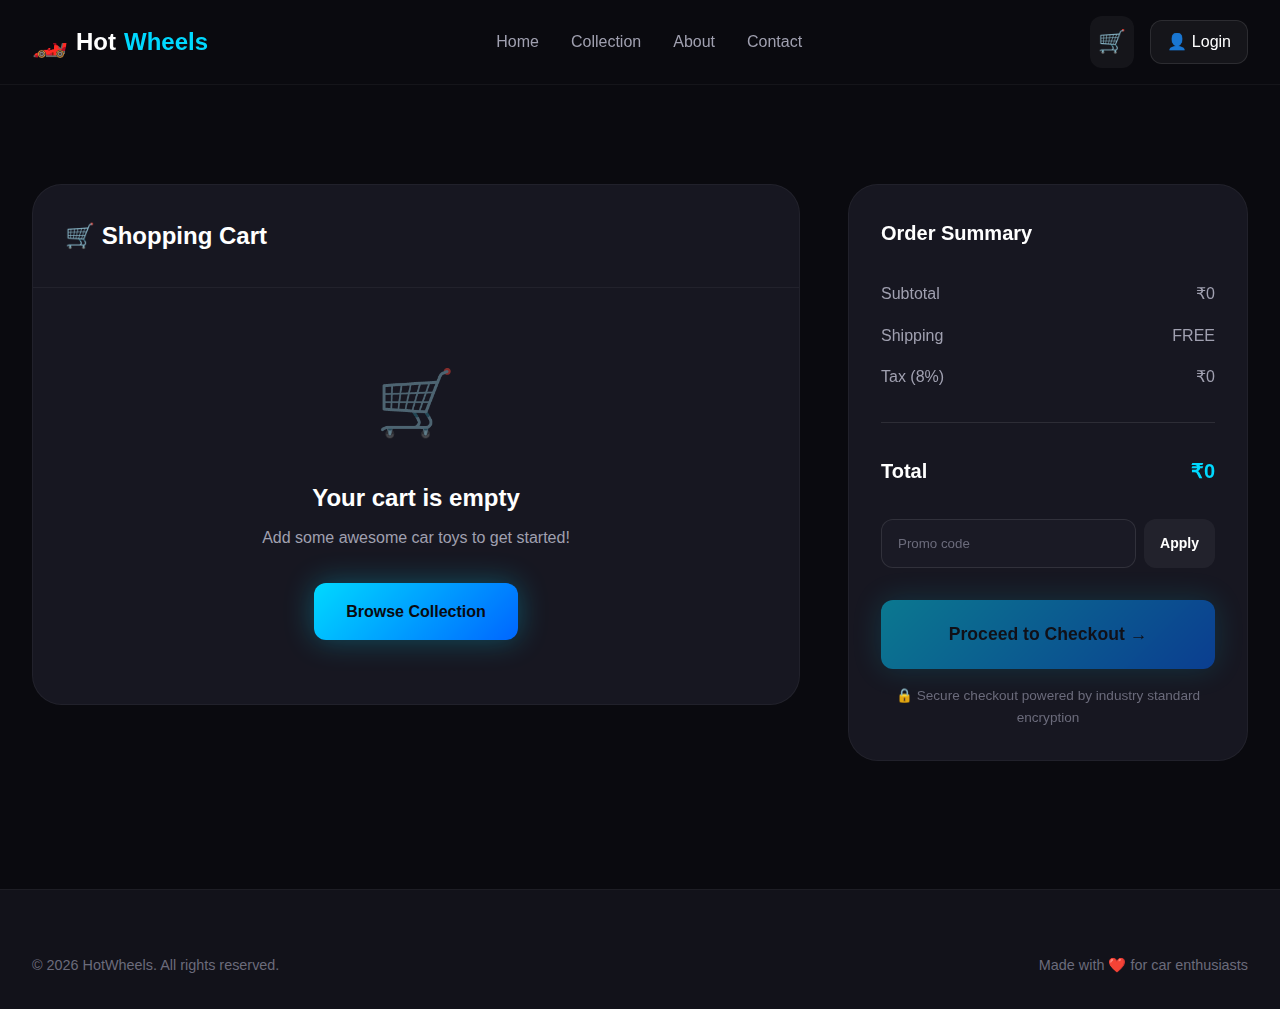
<file: cart.html>
<!DOCTYPE html>
<html lang="en">
<head>
    <meta charset="UTF-8">
    <meta name="viewport" content="width=device-width, initial-scale=1.0">
    <meta name="description" content="Your shopping cart - HotWheels">
    <title>Cart - HotWheels</title>
    <link rel="stylesheet" href="css/style.css">
</head>
<body>
<nav class="navbar">
        <div class="nav-container">
            <a href="index.html" class="nav-logo">
                <span class="logo-icon">🏎️</span>
                Hot<span>Wheels</span>
            </a>
<ul class="nav-menu">
                <li><a href="index.html" class="nav-link">Home</a></li>
                <li><a href="collection.html" class="nav-link">Collection</a></li>
                <li><a href="index.html#about" class="nav-link">About</a></li>
                <li><a href="contact.html" class="nav-link">Contact</a></li>
            </ul>
<div class="nav-actions">
                <a href="cart.html" class="nav-cart">
                    <span class="nav-cart-icon">🛒</span>
                    <span class="cart-badge">0</span>
                </a>
                <a href="login.html" class="nav-user">👤 Login</a>
            </div>
        </div>
    </nav>
<main class="section">
        <div class="container cart-container">
<div class="cart-items" id="cart-items">
                <div class="cart-header">
                    <h2>🛒 Shopping Cart</h2>
                </div>
                <div id="cart-content">
</div>
            </div>
<div class="order-summary" id="order-summary">
                <h3>Order Summary</h3>
<div class="summary-row">
                    <span>Subtotal</span>
                    <span id="summary-subtotal">$0.00</span>
                </div>
<div class="summary-row">
                    <span>Shipping</span>
                    <span id="summary-shipping">$0.00</span>
                </div>
<div class="summary-row">
                    <span>Tax (8%)</span>
                    <span id="summary-tax">$0.00</span>
                </div>
<div class="summary-row total">
                    <span>Total</span>
                    <span id="summary-total">$0.00</span>
                </div>
<div class="promo-code">
                    <input type="text" class="promo-input" placeholder="Promo code">
                    <button class="btn btn-ghost btn-sm">Apply</button>
                </div>
<button class="btn btn-primary btn-lg" style="width: 100%;" id="checkout-btn"
                    onclick="proceedToCheckout()">
                    Proceed to Checkout →
                </button>
<p style="text-align: center; margin-top: 1rem; font-size: 0.85rem; color: var(--text-muted);">
                    🔒 Secure checkout powered by industry standard encryption
                </p>
            </div>
        </div>
    </main>
<footer class="footer">
        <div class="container">
            <div class="footer-bottom" style="border-top: none; padding-top: 0;">
                <p>© 2026 HotWheels. All rights reserved.</p>
                <p>Made with ❤️ for car enthusiasts</p>
            </div>
        </div>
    </footer>
<script src="js/auth.js"></script>
    <script src="js/cart.js"></script>
    <script src="js/app.js"></script>
    <script>
function loadCart() {
            const container = document.getElementById('cart-content');
            const cartItems = getCartWithDetails();
if (cartItems.length === 0) {
                container.innerHTML = `
                    <div class="empty-state">
                        <div class="empty-icon">🛒</div>
                        <h3 class="empty-title">Your cart is empty</h3>
                        <p class="empty-text">Add some awesome car toys to get started!</p>
                        <a href="collection.html" class="btn btn-primary">
                            Browse Collection
                        </a>
                    </div>
                `;
                document.getElementById('checkout-btn').disabled = true;
                document.getElementById('checkout-btn').style.opacity = '0.5';
                updateSummary({ subtotal: 0, tax: 0, shipping: 0, total: 0 });
                return;
            }
container.innerHTML = cartItems.map(item => `
                <div class="cart-item" data-product-id="${item.productId}">
                    <div class="cart-item-image">
                        <img src="${item.product.image}" alt="${item.product.name}">
                    </div>
                    <div class="cart-item-info">
                        <h4 class="cart-item-name">${item.product.name}</h4>
                        <div class="cart-item-category">${item.product.category}</div>
                        <div class="cart-item-quantity">
                            <button class="cart-qty-btn" onclick="updateQuantity(${item.productId}, ${item.quantity - 1})">−</button>
                            <span class="cart-qty-value">${item.quantity}</span>
                            <button class="cart-qty-btn" onclick="updateQuantity(${item.productId}, ${item.quantity + 1})">+</button>
                        </div>
                    </div>
                    <div class="cart-item-price">
                        <div class="cart-item-unit-price">${formatPrice(item.product.price)} each</div>
                        <div class="cart-item-total">${formatPrice(item.product.price * item.quantity)}</div>
                        <button class="cart-item-remove" onclick="removeItem(${item.productId})">
                            Remove
                        </button>
                    </div>
                </div>
            `).join('');
document.getElementById('checkout-btn').disabled = false;
            document.getElementById('checkout-btn').style.opacity = '1';
const totals = getCartTotal();
            updateSummary(totals);
        }
function updateSummary(totals) {
            document.getElementById('summary-subtotal').textContent = formatPrice(totals.subtotal);
            document.getElementById('summary-shipping').textContent = totals.shipping === 0 ? 'FREE' : formatPrice(totals.shipping);
            document.getElementById('summary-tax').textContent = formatPrice(totals.tax);
            document.getElementById('summary-total').textContent = formatPrice(totals.total);
        }
function updateQuantity(productId, quantity) {
            updateCartQuantity(productId, quantity);
            loadCart();
        }
function removeItem(productId) {
            removeFromCart(productId);
            loadCart();
            showNotification('Item removed from cart');
        }
function proceedToCheckout() {
            const cart = getCart();
            if (cart.length === 0) {
                showNotification('Your cart is empty!');
                return;
            }
if (!isLoggedIn()) {
sessionStorage.setItem('redirectAfterLogin', 'checkout.html');
                window.location.href = 'login.html';
            } else {
                window.location.href = 'checkout.html';
            }
        }
function showNotification(message) {
            const notification = document.createElement('div');
            notification.className = 'alert alert-success';
            notification.style.cssText = 'position: fixed; bottom: 20px; right: 20px; z-index: 3000; animation: fadeInUp 0.3s ease;';
            notification.innerHTML = `✓ ${message}`;
            document.body.appendChild(notification);
setTimeout(() => {
                notification.style.animation = 'fadeInUp 0.3s ease reverse';
                setTimeout(() => notification.remove(), 300);
            }, 3000);
        }
document.addEventListener('DOMContentLoaded', () => {
            loadCart();
        });
    </script>
</body>
</html>
</file>
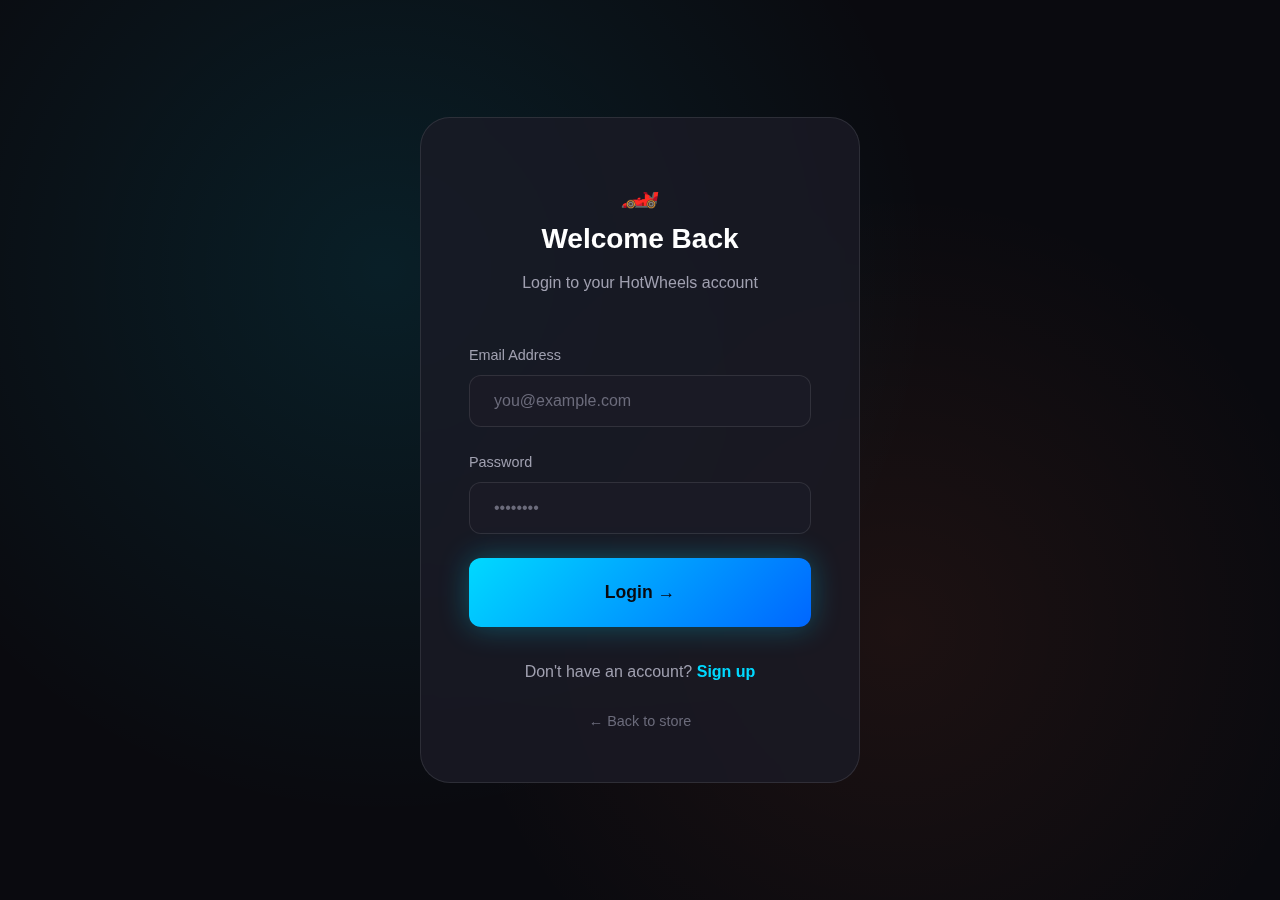
<file: checkout.html>
<!DOCTYPE html>
<html lang="en">
<head>
    <meta charset="UTF-8">
    <meta name="viewport" content="width=device-width, initial-scale=1.0">
    <meta name="description" content="Checkout - HotWheels">
    <title>Checkout - HotWheels</title>
    <link rel="stylesheet" href="css/style.css">
</head>
<body>
<nav class="navbar">
        <div class="nav-container">
            <a href="index.html" class="nav-logo">
                <span class="logo-icon">🏎️</span>
                Hot<span>Wheels</span>
            </a>
<ul class="nav-menu">
                <li><a href="index.html" class="nav-link">Home</a></li>
                <li><a href="collection.html" class="nav-link">Collection</a></li>
                <li><a href="index.html#about" class="nav-link">About</a></li>
                <li><a href="contact.html" class="nav-link">Contact</a></li>
            </ul>
<div class="nav-actions">
                <a href="cart.html" class="nav-cart">
                    <span class="nav-cart-icon">🛒</span>
                    <span class="cart-badge">0</span>
                </a>
                <a href="login.html" class="nav-user">👤 Login</a>
            </div>
        </div>
    </nav>
<main class="section">
        <div class="container checkout-container">
            <div>
<div class="checkout-form-section" id="customer-info">
                    <h3>👤 Customer Information</h3>
                    <div
                        style="display: flex; align-items: center; gap: 1rem; padding: 1rem; background: rgba(0, 217, 255, 0.1); border-radius: var(--radius-md); border: 1px solid rgba(0, 217, 255, 0.2);">
                        <div style="font-size: 2rem;">✓</div>
                        <div>
                            <div style="font-weight: 600;" id="customer-name">Loading...</div>
                            <div style="color: var(--text-secondary); font-size: 0.9rem;" id="customer-email">Loading...
                            </div>
                        </div>
                    </div>
                </div>
<div class="checkout-form-section">
                    <h3>📦 Shipping Address</h3>
                    <form id="checkout-form">
                        <div class="form-row">
                            <div class="form-group">
                                <label class="form-label" for="first-name">First Name</label>
                                <input type="text" id="first-name" class="form-input" placeholder="John" required>
                            </div>
                            <div class="form-group">
                                <label class="form-label" for="last-name">Last Name</label>
                                <input type="text" id="last-name" class="form-input" placeholder="Doe" required>
                            </div>
                        </div>
<div class="form-group" style="margin-top: 1rem;">
                            <label class="form-label" for="address">Street Address</label>
                            <input type="text" id="address" class="form-input" placeholder="123 Main Street" required>
                        </div>
<div class="form-row" style="margin-top: 1rem;">
                            <div class="form-group">
                                <label class="form-label" for="city">City</label>
                                <input type="text" id="city" class="form-input" placeholder="New York" required>
                            </div>
                            <div class="form-group">
                                <label class="form-label" for="zip">ZIP Code</label>
                                <input type="text" id="zip" class="form-input" placeholder="10001" required>
                            </div>
                        </div>
<div class="form-group" style="margin-top: 1rem;">
                            <label class="form-label" for="phone">Phone Number</label>
                            <input type="tel" id="phone" class="form-input" placeholder="+1 (555) 123-4567" required>
                        </div>
                    </form>
                </div>
<div class="checkout-form-section">
                    <h3>💳 Payment Method</h3>
                    <div style="display: grid; gap: 1rem;">
                        <label
                            style="display: flex; align-items: center; gap: 1rem; padding: 1rem; background: var(--bg-tertiary); border-radius: var(--radius-md); cursor: pointer; border: 2px solid var(--color-primary);">
                            <input type="radio" name="payment" value="card" checked style="width: 20px; height: 20px;">
                            <span style="font-size: 1.5rem;">💳</span>
                            <span>Credit / Debit Card</span>
                        </label>
                        <label
                            style="display: flex; align-items: center; gap: 1rem; padding: 1rem; background: var(--bg-tertiary); border-radius: var(--radius-md); cursor: pointer; border: 2px solid transparent;">
                            <input type="radio" name="payment" value="paypal" style="width: 20px; height: 20px;">
                            <span style="font-size: 1.5rem;">🅿️</span>
                            <span>PayPal</span>
                        </label>
                        <label
                            style="display: flex; align-items: center; gap: 1rem; padding: 1rem; background: var(--bg-tertiary); border-radius: var(--radius-md); cursor: pointer; border: 2px solid transparent;">
                            <input type="radio" name="payment" value="cod" style="width: 20px; height: 20px;">
                            <span style="font-size: 1.5rem;">💵</span>
                            <span>Cash on Delivery</span>
                        </label>
                    </div>
                </div>
            </div>
<div class="order-summary">
                <h3>Order Summary</h3>
<div id="checkout-items" style="margin-bottom: 1.5rem; max-height: 300px; overflow-y: auto;">
</div>
<div style="border-top: 1px solid rgba(255,255,255,0.1); padding-top: 1rem;">
                    <div class="summary-row">
                        <span>Subtotal</span>
                        <span id="summary-subtotal">$0.00</span>
                    </div>
<div class="summary-row">
                        <span>Shipping</span>
                        <span id="summary-shipping">$0.00</span>
                    </div>
<div class="summary-row">
                        <span>Tax (8%)</span>
                        <span id="summary-tax">$0.00</span>
                    </div>
<div class="summary-row total">
                        <span>Total</span>
                        <span id="summary-total">$0.00</span>
                    </div>
                </div>
<button class="btn btn-accent btn-lg" style="width: 100%; margin-top: 1.5rem;" onclick="placeOrder()">
                    🎉 Place Order
                </button>
<p style="text-align: center; margin-top: 1rem; font-size: 0.85rem; color: var(--text-muted);">
                    🔒 Your payment information is secure
                </p>
            </div>
        </div>
    </main>
<div class="modal-overlay" id="success-modal">
        <div class="modal" style="text-align: center;">
            <div style="font-size: 4rem; margin-bottom: 1rem;">🎉</div>
            <h2 style="margin-bottom: 0.5rem;">Order Placed Successfully!</h2>
            <p style="color: var(--text-secondary); margin-bottom: 1.5rem;">
                Thank you for your order. We'll send you a confirmation email shortly.
            </p>
            <div
                style="background: var(--bg-tertiary); padding: 1rem; border-radius: var(--radius-md); margin-bottom: 1.5rem;">
                <div style="font-size: 0.9rem; color: var(--text-muted);">Order Number</div>
                <div style="font-size: 1.25rem; font-weight: 700; color: var(--color-primary);" id="order-number">
                    CT-XXXXXX</div>
            </div>
            <a href="index.html" class="btn btn-primary btn-lg" style="width: 100%;">
                Continue Shopping
            </a>
        </div>
    </div>
<script src="js/auth.js"></script>
    <script src="js/cart.js"></script>
    <script src="js/app.js"></script>
    <script>
document.addEventListener('DOMContentLoaded', () => {
            if (!isLoggedIn()) {
                sessionStorage.setItem('redirectAfterLogin', 'checkout.html');
                window.location.href = 'login.html';
                return;
            }
const user = getCurrentUser();
            document.getElementById('customer-name').textContent = user.name;
            document.getElementById('customer-email').textContent = user.email;
const nameParts = user.name.split(' ');
            document.getElementById('first-name').value = nameParts[0] || '';
            document.getElementById('last-name').value = nameParts.slice(1).join(' ') || '';
loadCheckoutItems();
        });
function loadCheckoutItems() {
            const container = document.getElementById('checkout-items');
            const cartItems = getCartWithDetails();
if (cartItems.length === 0) {
                window.location.href = 'cart.html';
                return;
            }
container.innerHTML = cartItems.map(item => `
                <div style="display: flex; gap: 1rem; padding: 0.75rem 0; border-bottom: 1px solid rgba(255,255,255,0.05);">
                    <img src="${item.product.image}" alt="${item.product.name}" style="width: 50px; height: 50px; object-fit: cover; border-radius: var(--radius-sm);">
                    <div style="flex: 1;">
                        <div style="font-size: 0.9rem; font-weight: 500;">${item.product.name}</div>
                        <div style="font-size: 0.8rem; color: var(--text-muted);">Qty: ${item.quantity}</div>
                    </div>
                    <div style="font-weight: 600; color: var(--color-primary);">
                        ${formatPrice(item.product.price * item.quantity)}
                    </div>
                </div>
            `).join('');
const totals = getCartTotal();
            document.getElementById('summary-subtotal').textContent = formatPrice(totals.subtotal);
            document.getElementById('summary-shipping').textContent = totals.shipping === 0 ? 'FREE' : formatPrice(totals.shipping);
            document.getElementById('summary-tax').textContent = formatPrice(totals.tax);
            document.getElementById('summary-total').textContent = formatPrice(totals.total);
        }
function placeOrder() {
const form = document.getElementById('checkout-form');
            if (!form.checkValidity()) {
                form.reportValidity();
                return;
            }
const orderNumber = 'CT-' + Date.now().toString().slice(-6);
            document.getElementById('order-number').textContent = orderNumber;
clearCart();
document.getElementById('success-modal').classList.add('active');
        }
document.querySelectorAll('input[name="payment"]').forEach(radio => {
            radio.addEventListener('change', () => {
                document.querySelectorAll('input[name="payment"]').forEach(r => {
                    r.closest('label').style.borderColor = r.checked ? 'var(--color-primary)' : 'transparent';
                });
            });
        });
    </script>
</body>
</html>
</file>
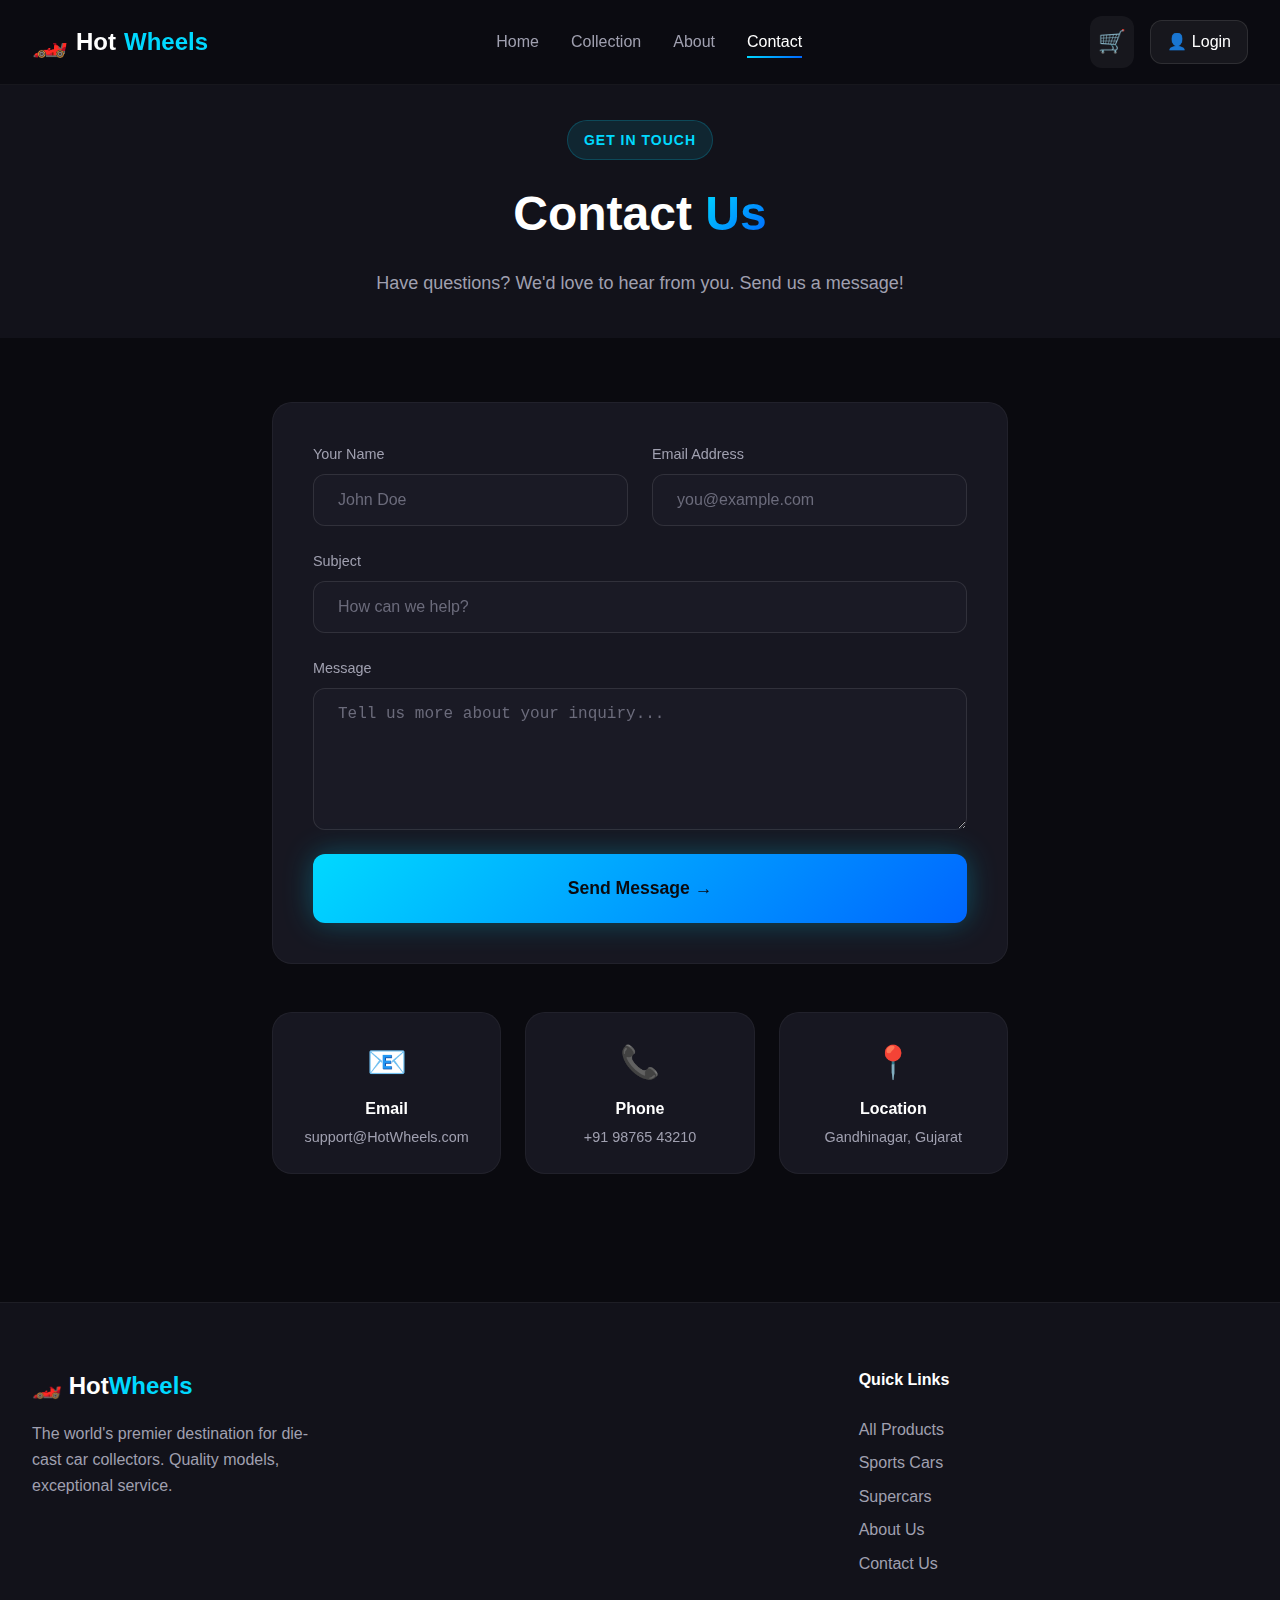
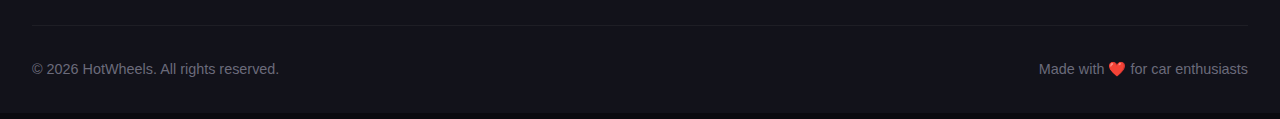
<file: contact.html>
<!DOCTYPE html>
<html lang="en">
<head>
    <meta charset="UTF-8">
    <meta name="viewport" content="width=device-width, initial-scale=1.0">
    <meta name="description" content="Contact HotWheels - Get in touch with us">
    <title>Contact Us - HotWheels</title>
    <link rel="stylesheet" href="css/style.css">
</head>
<body>
<nav class="navbar">
        <div class="nav-container">
            <a href="index.html" class="nav-logo">
                <span class="logo-icon">🏎️</span>
                Hot<span>Wheels</span>
            </a>
<ul class="nav-menu">
                <li><a href="index.html" class="nav-link">Home</a></li>
                <li><a href="collection.html" class="nav-link">Collection</a></li>
                <li><a href="index.html#about" class="nav-link">About</a></li>
                <li><a href="contact.html" class="nav-link active">Contact</a></li>
            </ul>
<div class="nav-actions">
                <a href="cart.html" class="nav-cart">
                    <span class="nav-cart-icon">🛒</span>
                    <span class="cart-badge">0</span>
                </a>
                <a href="login.html" class="nav-user">👤 Login</a>
            </div>
        </div>
    </nav>
<section style="padding-top: 120px; padding-bottom: 40px; background: var(--bg-secondary);">
        <div class="container">
            <div class="section-header" style="margin-bottom: 0;">
                <span class="section-tag">Get In Touch</span>
                <h1 class="section-title">Contact <span class="text-gradient">Us</span></h1>
                <p class="section-subtitle">
                    Have questions? We'd love to hear from you. Send us a message!
                </p>
            </div>
        </div>
    </section>
<section class="section">
        <div class="container" style="max-width: 800px;">
            <div class="card" style="padding: 2.5rem;">
                <div id="alert-container"></div>
<form id="contact-form" onsubmit="handleSubmit(event)">
                    <div class="form-row">
                        <div class="form-group">
                            <label class="form-label" for="name">Your Name</label>
                            <input type="text" id="name" class="form-input" placeholder="John Doe" required>
                        </div>
                        <div class="form-group">
                            <label class="form-label" for="email">Email Address</label>
                            <input type="email" id="email" class="form-input" placeholder="you@example.com" required>
                        </div>
                    </div>
<div class="form-group" style="margin-top: 1.5rem;">
                        <label class="form-label" for="subject">Subject</label>
                        <input type="text" id="subject" class="form-input" placeholder="How can we help?" required>
                    </div>
<div class="form-group" style="margin-top: 1.5rem;">
                        <label class="form-label" for="message">Message</label>
                        <textarea id="message" class="form-input" placeholder="Tell us more about your inquiry..."
                            rows="6" style="resize: vertical;" required></textarea>
                    </div>
<button type="submit" class="btn btn-primary btn-lg" style="width: 100%; margin-top: 1.5rem;">
                        Send Message →
                    </button>
                </form>
            </div>
<div
                style="display: grid; grid-template-columns: repeat(auto-fit, minmax(200px, 1fr)); gap: 1.5rem; margin-top: 3rem;">
                <div class="card" style="padding: 1.5rem; text-align: center;">
                    <div style="font-size: 2rem; margin-bottom: 0.5rem;">📧</div>
                    <h4 style="margin-bottom: 0.25rem;">Email</h4>
                    <p style="color: var(--text-secondary); font-size: 0.9rem;">support@HotWheels.com</p>
                </div>
                <div class="card" style="padding: 1.5rem; text-align: center;">
                    <div style="font-size: 2rem; margin-bottom: 0.5rem;">📞</div>
                    <h4 style="margin-bottom: 0.25rem;">Phone</h4>
                    <p style="color: var(--text-secondary); font-size: 0.9rem;">+91 98765 43210</p>
                </div>
                <div class="card" style="padding: 1.5rem; text-align: center;">
                    <div style="font-size: 2rem; margin-bottom: 0.5rem;">📍</div>
                    <h4 style="margin-bottom: 0.25rem;">Location</h4>
                    <p style="color: var(--text-secondary); font-size: 0.9rem;">Gandhinagar, Gujarat</p>
                </div>
            </div>
        </div>
    </section>
<footer class="footer">
        <div class="container">
            <div class="footer-grid" style="grid-template-columns: 2fr 1fr;">
                <div class="footer-brand">
                    <div class="footer-logo">🏎️ Hot<span>Wheels</span></div>
                    <p class="footer-desc">
                        The world's premier destination for die-cast car collectors. Quality models, exceptional
                        service.
                    </p>
                </div>
<div>
                    <h4 class="footer-title">Quick Links</h4>
                    <ul class="footer-links">
                        <li><a href="collection.html" class="footer-link">All Products</a></li>
                        <li><a href="collection.html?filter=Sports Cars" class="footer-link">Sports Cars</a></li>
                        <li><a href="collection.html?filter=Supercars" class="footer-link">Supercars</a></li>
                        <li><a href="index.html#about" class="footer-link">About Us</a></li>
                        <li><a href="contact.html" class="footer-link">Contact Us</a></li>
                    </ul>
                </div>
            </div>
<div class="footer-bottom">
                <p>© 2026 HotWheels. All rights reserved.</p>
                <p>Made with ❤️ for car enthusiasts</p>
            </div>
        </div>
    </footer>
<script src="js/auth.js"></script>
    <script src="js/cart.js"></script>
    <script src="js/app.js"></script>
    <script>
        function handleSubmit(e) {
            e.preventDefault();
document.getElementById('alert-container').innerHTML = `
                <div class="alert alert-success">
                    ✓ Thank you for your message! We'll get back to you within 24 hours.
                </div>
            `;
document.getElementById('contact-form').reset();
window.scrollTo({ top: 300, behavior: 'smooth' });
        }
    </script>
</body>
</html>
</file>
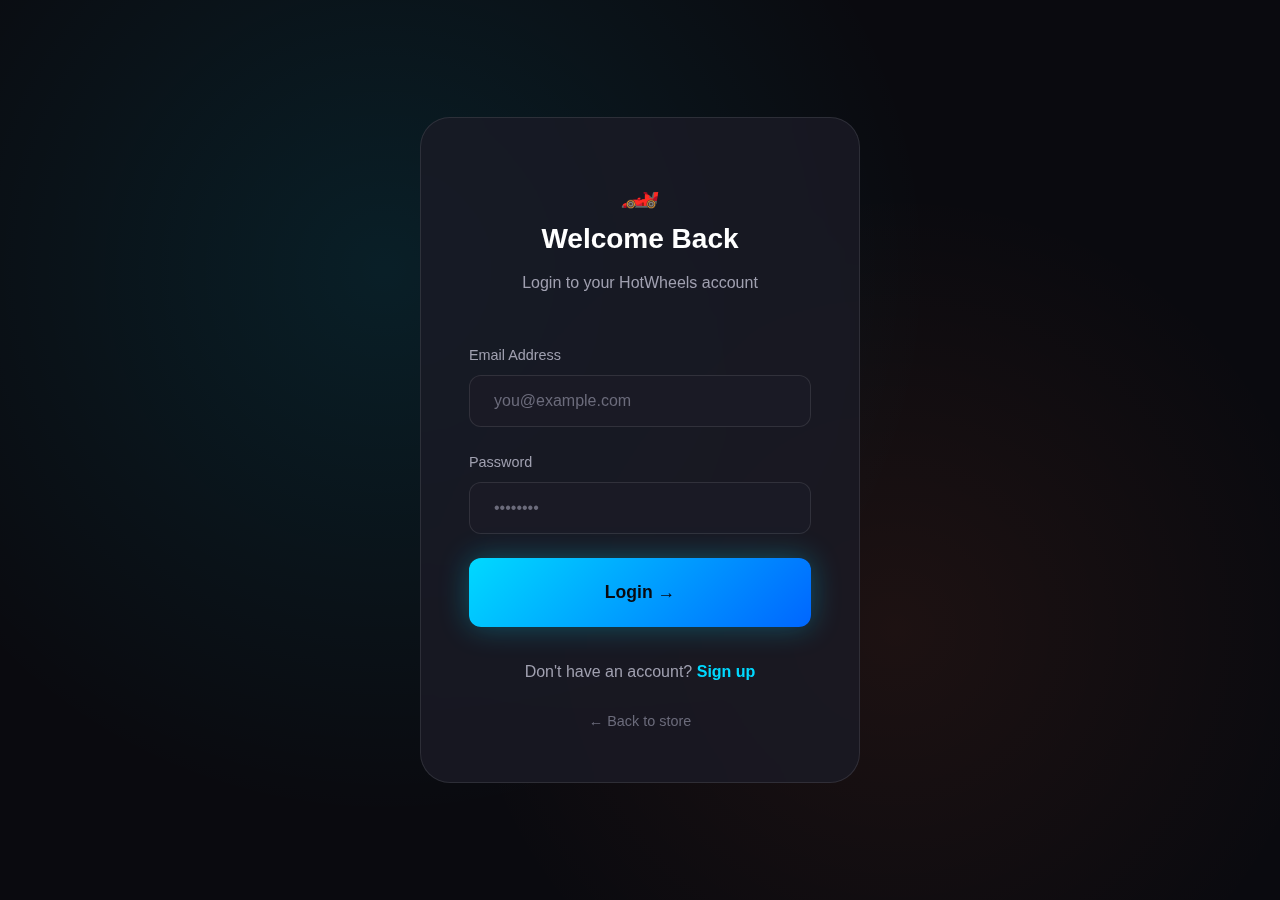
<file: login.html>
<!DOCTYPE html>
<html lang="en">
<head>
    <meta charset="UTF-8">
    <meta name="viewport" content="width=device-width, initial-scale=1.0">
    <meta name="description" content="Login to your HotWheels account">
    <title>Login - HotWheels</title>
    <link rel="stylesheet" href="css/style.css">
</head>
<body>
    <div class="auth-page">
        <div class="auth-bg"></div>
<div class="auth-card">
            <div class="auth-header">
                <a href="index.html" class="auth-logo">🏎️</a>
                <h1 class="auth-title">Welcome Back</h1>
                <p class="auth-subtitle">Login to your HotWheels account</p>
            </div>
<div id="alert-container"></div>
<form class="auth-form" id="login-form" onsubmit="handleLogin(event)">
                <div class="form-group">
                    <label class="form-label" for="email">Email Address</label>
                    <input type="email" id="email" class="form-input" placeholder="you@example.com" required>
                </div>
<div class="form-group">
                    <label class="form-label" for="password">Password</label>
                    <input type="password" id="password" class="form-input" placeholder="••••••••" required>
                </div>
<button type="submit" class="btn btn-primary btn-lg" style="width: 100%;">
                    Login →
                </button>
            </form>
<div class="auth-footer">
                <p>Don't have an account? <a href="signup.html">Sign up</a></p>
            </div>
<div style="text-align: center; margin-top: 1.5rem;">
                <a href="index.html" style="color: var(--text-muted); font-size: 0.9rem;">
                    ← Back to store
                </a>
            </div>
        </div>
    </div>
<script src="js/auth.js"></script>
    <script src="js/cart.js"></script>
    <script src="js/app.js"></script>
    <script>
if (isLoggedIn()) {
            const redirect = getRedirectAfterLogin();
            window.location.href = redirect;
        }
function handleLogin(e) {
            e.preventDefault();
const email = document.getElementById('email').value;
            const password = document.getElementById('password').value;
const result = login(email, password);
if (result.success) {
                showAlert('Login successful! Redirecting...', 'success');
                setTimeout(() => {
                    const redirect = getRedirectAfterLogin();
                    window.location.href = redirect;
                }, 1000);
            } else {
                if (result.notFound) {
                    showAlert(`${result.error}. <a href="signup.html" style="color: inherit; text-decoration: underline;">Create an account?</a>`, 'error');
                } else {
                    showAlert(result.error, 'error');
                }
            }
        }
function showAlert(message, type) {
            const container = document.getElementById('alert-container');
            container.innerHTML = `
                <div class="alert alert-${type}">
                    ${type === 'success' ? '✓' : '⚠️'} ${message}
                </div>
            `;
        }
    </script>
</body>
</html>
</file>
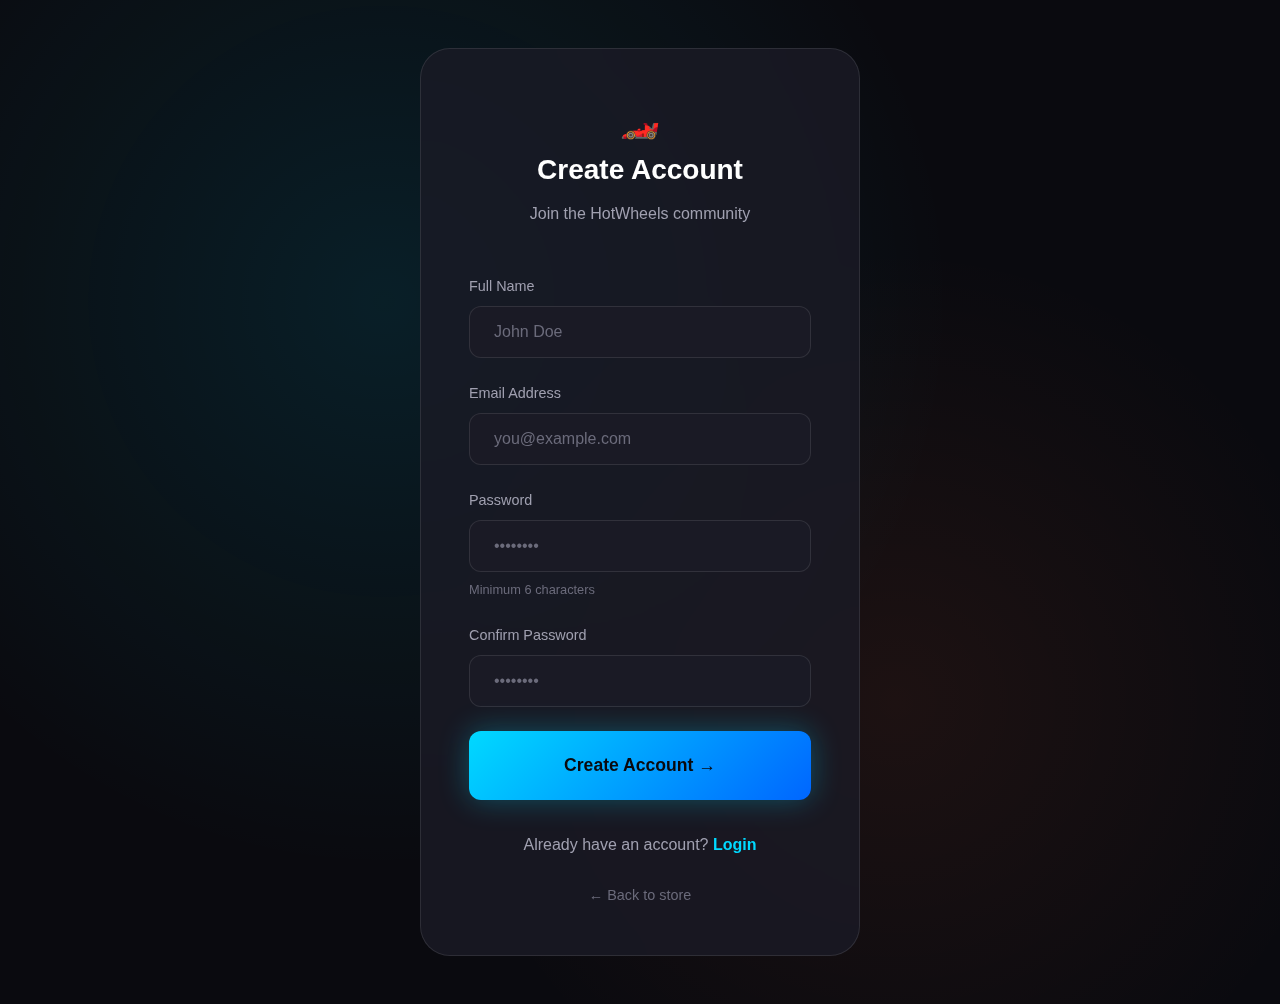
<file: signup.html>
<!DOCTYPE html>
<html lang="en">
<head>
    <meta charset="UTF-8">
    <meta name="viewport" content="width=device-width, initial-scale=1.0">
    <meta name="description" content="Create your HotWheels account">
    <title>Sign Up - HotWheels</title>
    <link rel="stylesheet" href="css/style.css">
</head>
<body>
    <div class="auth-page">
        <div class="auth-bg"></div>
<div class="auth-card">
            <div class="auth-header">
                <a href="index.html" class="auth-logo">🏎️</a>
                <h1 class="auth-title">Create Account</h1>
                <p class="auth-subtitle">Join the HotWheels community</p>
            </div>
<div id="alert-container"></div>
<form class="auth-form" id="signup-form" onsubmit="handleSignup(event)">
                <div class="form-group">
                    <label class="form-label" for="name">Full Name</label>
                    <input type="text" id="name" class="form-input" placeholder="John Doe" required>
                </div>
<div class="form-group">
                    <label class="form-label" for="email">Email Address</label>
                    <input type="email" id="email" class="form-input" placeholder="you@example.com" required>
                </div>
<div class="form-group">
                    <label class="form-label" for="password">Password</label>
                    <input type="password" id="password" class="form-input" placeholder="••••••••" minlength="6"
                        required>
                    <small style="color: var(--text-muted); font-size: 0.8rem;">
                        Minimum 6 characters
                    </small>
                </div>
<div class="form-group">
                    <label class="form-label" for="confirm-password">Confirm Password</label>
                    <input type="password" id="confirm-password" class="form-input" placeholder="••••••••" required>
                </div>
<button type="submit" class="btn btn-primary btn-lg" style="width: 100%;">
                    Create Account →
                </button>
            </form>
<div class="auth-footer">
                <p>Already have an account? <a href="login.html">Login</a></p>
            </div>
<div style="text-align: center; margin-top: 1.5rem;">
                <a href="index.html" style="color: var(--text-muted); font-size: 0.9rem;">
                    ← Back to store
                </a>
            </div>
        </div>
    </div>
<script src="js/auth.js"></script>
    <script src="js/cart.js"></script>
    <script src="js/app.js"></script>
    <script>
if (isLoggedIn()) {
            window.location.href = 'index.html';
        }
function handleSignup(e) {
            e.preventDefault();
const name = document.getElementById('name').value;
            const email = document.getElementById('email').value;
            const password = document.getElementById('password').value;
            const confirmPassword = document.getElementById('confirm-password').value;
if (password !== confirmPassword) {
                showAlert('Passwords do not match', 'error');
                return;
            }
const result = signup(name, email, password);
if (result.success) {
                showAlert('Account created successfully! Redirecting to login...', 'success');
                setTimeout(() => {
                    window.location.href = 'login.html';
                }, 1500);
            } else {
                showAlert(result.error, 'error');
            }
        }
function showAlert(message, type) {
            const container = document.getElementById('alert-container');
            container.innerHTML = `
                <div class="alert alert-${type}">
                    ${type === 'success' ? '✓' : '⚠️'} ${message}
                </div>
            `;
        }
    </script>
</body>
</html>
</file>
<file: css/style.css>
:root {
--color-primary: #00D9FF;
    --color-primary-dark: #00B4D8;
    --color-primary-light: #48E5FF;
--color-accent: #FF6B35;
    --color-accent-dark: #E85A2A;
    --color-accent-light: #FF8A5C;
--bg-primary: #0A0A0F;
    --bg-secondary: #12121A;
    --bg-tertiary: #1A1A25;
    --bg-card: rgba(26, 26, 37, 0.8);
    --bg-glass: rgba(255, 255, 255, 0.05);
--text-primary: #FFFFFF;
    --text-secondary: #A0A0B0;
    --text-muted: #6B6B7B;
--gradient-primary: linear-gradient(135deg, #00D9FF 0%, #0066FF 100%);
    --gradient-accent: linear-gradient(135deg, #FF6B35 0%, #FF3366 100%);
    --gradient-hero: linear-gradient(135deg, #0A0A0F 0%, #1A1A25 50%, #0A0A0F 100%);
    --gradient-card: linear-gradient(145deg, rgba(255, 255, 255, 0.1) 0%, rgba(255, 255, 255, 0.02) 100%);
--shadow-sm: 0 2px 8px rgba(0, 0, 0, 0.3);
    --shadow-md: 0 4px 16px rgba(0, 0, 0, 0.4);
    --shadow-lg: 0 8px 32px rgba(0, 0, 0, 0.5);
    --shadow-glow-primary: 0 0 30px rgba(0, 217, 255, 0.3);
    --shadow-glow-accent: 0 0 30px rgba(255, 107, 53, 0.3);
--radius-sm: 8px;
    --radius-md: 12px;
    --radius-lg: 20px;
    --radius-xl: 30px;
    --radius-full: 9999px;
--transition-fast: 0.15s ease;
    --transition-normal: 0.3s ease;
    --transition-slow: 0.5s ease;
--space-xs: 0.25rem;
    --space-sm: 0.5rem;
    --space-md: 1rem;
    --space-lg: 1.5rem;
    --space-xl: 2rem;
    --space-2xl: 3rem;
    --space-3xl: 4rem;
--container-max: 1400px;
    --container-padding: 2rem;
}
*,
*::before,
*::after {
    margin: 0;
    padding: 0;
    box-sizing: border-box;
}
html {
    scroll-behavior: smooth;
}
body {
    font-family: 'Inter', -apple-system, BlinkMacSystemFont, sans-serif;
    background: var(--bg-primary);
    color: var(--text-primary);
    line-height: 1.6;
    min-height: 100vh;
    overflow-x: hidden;
}
a {
    color: inherit;
    text-decoration: none;
}
img {
    max-width: 100%;
    height: auto;
    display: block;
}
button {
    font-family: inherit;
    cursor: pointer;
    border: none;
    outline: none;
}
input {
    font-family: inherit;
    border: none;
    outline: none;
}
ul,
ol {
    list-style: none;
}
.container {
    max-width: var(--container-max);
    margin: 0 auto;
    padding: 0 var(--container-padding);
}
.section {
    padding: var(--space-3xl) 0;
}
.text-gradient {
    background: var(--gradient-primary);
    -webkit-background-clip: text;
    -webkit-text-fill-color: transparent;
    background-clip: text;
}
.text-gradient-accent {
    background: var(--gradient-accent);
    -webkit-background-clip: text;
    -webkit-text-fill-color: transparent;
    background-clip: text;
}
.navbar {
    position: fixed;
    top: 0;
    left: 0;
    right: 0;
    z-index: 1000;
    padding: var(--space-md) 0;
    background: rgba(10, 10, 15, 0.8);
    backdrop-filter: blur(20px);
    border-bottom: 1px solid rgba(255, 255, 255, 0.05);
    transition: var(--transition-normal);
}
.navbar.scrolled {
    background: rgba(10, 10, 15, 0.95);
    box-shadow: var(--shadow-md);
}
.nav-container {
    max-width: var(--container-max);
    margin: 0 auto;
    padding: 0 var(--container-padding);
    display: flex;
    align-items: center;
    justify-content: space-between;
}
.nav-logo {
    display: flex;
    align-items: center;
    gap: var(--space-sm);
    font-size: 1.5rem;
    font-weight: 800;
    color: var(--text-primary);
}
.nav-logo span {
    color: var(--color-primary);
}
.nav-logo .logo-icon {
    font-size: 1.8rem;
}
.nav-menu {
    display: flex;
    align-items: center;
    gap: var(--space-xl);
}
.nav-link {
    position: relative;
    font-weight: 500;
    color: var(--text-secondary);
    transition: var(--transition-normal);
    padding: var(--space-sm) 0;
}
.nav-link:hover,
.nav-link.active {
    color: var(--text-primary);
}
.nav-link::after {
    content: '';
    position: absolute;
    bottom: 0;
    left: 0;
    width: 0;
    height: 2px;
    background: var(--gradient-primary);
    transition: var(--transition-normal);
}
.nav-link:hover::after,
.nav-link.active::after {
    width: 100%;
}
.nav-actions {
    display: flex;
    align-items: center;
    gap: var(--space-md);
}
.nav-cart {
    position: relative;
    padding: var(--space-sm);
    background: var(--bg-glass);
    border-radius: var(--radius-md);
    transition: var(--transition-normal);
}
.nav-cart:hover {
    background: rgba(255, 255, 255, 0.1);
}
.nav-cart-icon {
    font-size: 1.4rem;
}
.cart-badge {
    position: absolute;
    top: -4px;
    right: -4px;
    width: 20px;
    height: 20px;
    background: var(--gradient-accent);
    border-radius: var(--radius-full);
    display: flex;
    align-items: center;
    justify-content: center;
    font-size: 0.7rem;
    font-weight: 700;
}
.nav-user {
    padding: var(--space-sm) var(--space-md);
    background: var(--bg-glass);
    border: 1px solid rgba(255, 255, 255, 0.1);
    border-radius: var(--radius-md);
    color: var(--text-primary);
    font-weight: 500;
    transition: var(--transition-normal);
    display: flex;
    align-items: center;
    gap: var(--space-sm);
}
.nav-user:hover {
    background: rgba(255, 255, 255, 0.1);
    border-color: var(--color-primary);
}
.btn {
    display: inline-flex;
    align-items: center;
    justify-content: center;
    gap: var(--space-sm);
    padding: var(--space-md) var(--space-xl);
    font-size: 1rem;
    font-weight: 600;
    border-radius: var(--radius-md);
    transition: var(--transition-normal);
    position: relative;
    overflow: hidden;
}
.btn::before {
    content: '';
    position: absolute;
    top: 0;
    left: -100%;
    width: 100%;
    height: 100%;
    background: linear-gradient(90deg, transparent, rgba(255, 255, 255, 0.2), transparent);
    transition: var(--transition-slow);
}
.btn:hover::before {
    left: 100%;
}
.btn-primary {
    background: var(--gradient-primary);
    color: var(--bg-primary);
    box-shadow: var(--shadow-glow-primary);
}
.btn-primary:hover {
    transform: translateY(-2px);
    box-shadow: 0 0 40px rgba(0, 217, 255, 0.5);
}
.btn-accent {
    background: var(--gradient-accent);
    color: white;
    box-shadow: var(--shadow-glow-accent);
}
.btn-accent:hover {
    transform: translateY(-2px);
    box-shadow: 0 0 40px rgba(255, 107, 53, 0.5);
}
.btn-outline {
    background: transparent;
    color: var(--text-primary);
    border: 2px solid rgba(255, 255, 255, 0.2);
}
.btn-outline:hover {
    border-color: var(--color-primary);
    background: rgba(0, 217, 255, 0.1);
}
.btn-ghost {
    background: var(--bg-glass);
    color: var(--text-primary);
    backdrop-filter: blur(10px);
}
.btn-ghost:hover {
    background: rgba(255, 255, 255, 0.1);
}
.btn-sm {
    padding: var(--space-sm) var(--space-md);
    font-size: 0.875rem;
}
.btn-lg {
    padding: var(--space-lg) var(--space-2xl);
    font-size: 1.1rem;
}
.btn-icon {
    width: 44px;
    height: 44px;
    padding: 0;
    border-radius: var(--radius-md);
}
.card {
    background: var(--bg-card);
    border: 1px solid rgba(255, 255, 255, 0.05);
    border-radius: var(--radius-lg);
    backdrop-filter: blur(10px);
    overflow: hidden;
    transition: var(--transition-normal);
}
.card:hover {
    transform: translateY(-5px);
    border-color: rgba(0, 217, 255, 0.3);
    box-shadow: var(--shadow-lg);
}
.card-glass {
    background: var(--gradient-card);
    border: 1px solid rgba(255, 255, 255, 0.1);
}
.hero {
    min-height: 100vh;
    display: flex;
    align-items: center;
    position: relative;
    overflow: hidden;
    padding-top: 80px;
}
.hero-bg {
    position: absolute;
    inset: 0;
    z-index: -1;
}
.hero-bg::before {
    content: '';
    position: absolute;
    inset: 0;
    background: radial-gradient(circle at 30% 50%, rgba(0, 217, 255, 0.15) 0%, transparent 50%),
        radial-gradient(circle at 70% 70%, rgba(255, 107, 53, 0.1) 0%, transparent 40%);
}
.hero-bg-pattern {
    position: absolute;
    inset: 0;
    background-image:
        linear-gradient(rgba(255, 255, 255, 0.02) 1px, transparent 1px),
        linear-gradient(90deg, rgba(255, 255, 255, 0.02) 1px, transparent 1px);
    background-size: 50px 50px;
    animation: patternMove 20s linear infinite;
}
@keyframes patternMove {
    0% {
        transform: translate(0, 0);
    }
100% {
        transform: translate(50px, 50px);
    }
}
.hero-container {
    display: grid;
    grid-template-columns: 1.2fr 1fr;
    gap: var(--space-3xl);
    align-items: center;
}
.hero-content {
    max-width: 100%;
}
.hero-badge {
    display: inline-flex;
    align-items: center;
    gap: var(--space-sm);
    padding: var(--space-sm) var(--space-md);
    background: var(--bg-glass);
    border: 1px solid rgba(0, 217, 255, 0.3);
    border-radius: var(--radius-full);
    font-size: 0.875rem;
    color: var(--color-primary);
    margin-bottom: var(--space-lg);
    animation: fadeInUp 0.8s ease;
}
.hero-badge-dot {
    width: 8px;
    height: 8px;
    background: var(--color-primary);
    border-radius: var(--radius-full);
    animation: pulse 2s ease infinite;
}
@keyframes pulse {
0%,
    100% {
        opacity: 1;
    }
50% {
        opacity: 0.5;
    }
}
.hero-title {
    font-size: clamp(2.5rem, 6vw, 4.5rem);
    font-weight: 800;
    line-height: 1.1;
    margin-bottom: var(--space-lg);
    animation: fadeInUp 0.8s ease 0.1s both;
}
.hero-subtitle {
    font-size: 1.25rem;
    color: var(--text-secondary);
    margin-bottom: var(--space-xl);
    max-width: 450px;
    animation: fadeInUp 0.8s ease 0.2s both;
}
.hero-actions {
    display: flex;
    gap: var(--space-md);
    animation: fadeInUp 0.8s ease 0.3s both;
}
.hero-image-wrapper {
    position: relative;
    animation: float 6s ease-in-out infinite;
    z-index: 1;
}
.hero-image {
    width: 100%;
    height: auto;
    border-radius: var(--radius-lg);
    filter: drop-shadow(0 0 30px rgba(0, 217, 255, 0.2));
}
@keyframes float {
0%,
    100% {
        transform: translateY(0);
    }
50% {
        transform: translateY(-20px);
    }
}
@keyframes fadeInUp {
    from {
        opacity: 0;
        transform: translateY(30px);
    }
to {
        opacity: 1;
        transform: translateY(0);
    }
}
.features {
    background: var(--bg-secondary);
}
.section-header {
    text-align: center;
    margin-bottom: var(--space-3xl);
}
.section-tag {
    display: inline-block;
    padding: var(--space-sm) var(--space-md);
    background: rgba(0, 217, 255, 0.1);
    border: 1px solid rgba(0, 217, 255, 0.2);
    border-radius: var(--radius-full);
    font-size: 0.875rem;
    font-weight: 600;
    color: var(--color-primary);
    margin-bottom: var(--space-md);
    text-transform: uppercase;
    letter-spacing: 1px;
}
.section-title {
    font-size: clamp(2rem, 4vw, 3rem);
    font-weight: 800;
    margin-bottom: var(--space-md);
}
.section-subtitle {
    font-size: 1.125rem;
    color: var(--text-secondary);
    max-width: 600px;
    margin: 0 auto;
}
.features-grid {
    display: grid;
    grid-template-columns: repeat(auto-fit, minmax(280px, 1fr));
    gap: var(--space-xl);
}
.feature-card {
    padding: var(--space-xl);
    text-align: center;
}
.feature-icon {
    width: 80px;
    height: 80px;
    margin: 0 auto var(--space-lg);
    background: var(--gradient-primary);
    border-radius: var(--radius-lg);
    display: flex;
    align-items: center;
    justify-content: center;
    font-size: 2rem;
    box-shadow: var(--shadow-glow-primary);
}
.feature-card:nth-child(2) .feature-icon {
    background: var(--gradient-accent);
    box-shadow: var(--shadow-glow-accent);
}
.feature-card:nth-child(3) .feature-icon {
    background: linear-gradient(135deg, #8B5CF6 0%, #D946EF 100%);
    box-shadow: 0 0 30px rgba(139, 92, 246, 0.3);
}
.feature-title {
    font-size: 1.25rem;
    font-weight: 700;
    margin-bottom: var(--space-sm);
}
.feature-desc {
    color: var(--text-secondary);
    font-size: 0.95rem;
}
.products-grid {
    display: grid;
    grid-template-columns: repeat(auto-fill, minmax(280px, 1fr));
    gap: var(--space-xl);
}
.product-card {
    position: relative;
    background: var(--bg-card);
    border: 1px solid rgba(255, 255, 255, 0.05);
    border-radius: var(--radius-lg);
    overflow: hidden;
    transition: var(--transition-normal);
}
.product-card:hover {
    transform: translateY(-8px);
    border-color: rgba(0, 217, 255, 0.3);
    box-shadow: var(--shadow-lg), var(--shadow-glow-primary);
}
.product-image {
    position: relative;
    height: 220px;
    background: var(--bg-tertiary);
    display: flex;
    align-items: center;
    justify-content: center;
    overflow: hidden;
}
.product-image img {
    width: 100%;
    height: 100%;
    object-fit: cover;
    transition: var(--transition-slow);
}
.product-card:hover .product-image img {
    transform: scale(1.1);
}
.product-badge {
    position: absolute;
    top: var(--space-md);
    left: var(--space-md);
    padding: var(--space-xs) var(--space-sm);
    background: var(--gradient-accent);
    border-radius: var(--radius-sm);
    font-size: 0.75rem;
    font-weight: 700;
    text-transform: uppercase;
}
.product-actions {
    position: absolute;
    top: var(--space-md);
    right: var(--space-md);
    display: flex;
    flex-direction: column;
    gap: var(--space-sm);
    opacity: 0;
    transform: translateX(10px);
    transition: var(--transition-normal);
}
.product-card:hover .product-actions {
    opacity: 1;
    transform: translateX(0);
}
.product-action-btn {
    width: 40px;
    height: 40px;
    background: rgba(10, 10, 15, 0.8);
    backdrop-filter: blur(10px);
    border-radius: var(--radius-md);
    display: flex;
    align-items: center;
    justify-content: center;
    color: var(--text-primary);
    transition: var(--transition-normal);
}
.product-action-btn:hover {
    background: var(--color-primary);
    color: var(--bg-primary);
}
.product-info {
    padding: var(--space-lg);
}
.product-category {
    font-size: 0.8rem;
    color: var(--color-primary);
    text-transform: uppercase;
    letter-spacing: 1px;
    margin-bottom: var(--space-xs);
}
.product-name {
    font-size: 1.125rem;
    font-weight: 600;
    margin-bottom: var(--space-sm);
    line-height: 1.3;
}
.product-price-row {
    display: flex;
    align-items: center;
    justify-content: space-between;
}
.product-price {
    font-size: 1.25rem;
    font-weight: 700;
    color: var(--color-primary);
}
.product-price-old {
    font-size: 0.9rem;
    color: var(--text-muted);
    text-decoration: line-through;
    margin-left: var(--space-sm);
}
.product-add-btn {
    width: 44px;
    height: 44px;
    background: var(--gradient-primary);
    border-radius: var(--radius-md);
    display: flex;
    align-items: center;
    justify-content: center;
    color: var(--bg-primary);
    font-size: 1.25rem;
    transition: var(--transition-normal);
}
.product-add-btn:hover {
    transform: scale(1.1);
    box-shadow: var(--shadow-glow-primary);
}
.modal-overlay {
    position: fixed;
    inset: 0;
    background: rgba(0, 0, 0, 0.8);
    backdrop-filter: blur(10px);
    display: flex;
    align-items: center;
    justify-content: center;
    z-index: 2000;
    opacity: 0;
    visibility: hidden;
    transition: var(--transition-normal);
}
.modal-overlay.active {
    opacity: 1;
    visibility: visible;
}
.modal {
    background: var(--bg-secondary);
    border: 1px solid rgba(255, 255, 255, 0.1);
    border-radius: var(--radius-xl);
    padding: var(--space-2xl);
    max-width: 400px;
    width: 90%;
    transform: scale(0.9) translateY(20px);
    transition: var(--transition-normal);
}
.modal-overlay.active .modal {
    transform: scale(1) translateY(0);
}
.modal-header {
    display: flex;
    align-items: center;
    justify-content: space-between;
    margin-bottom: var(--space-xl);
}
.modal-title {
    font-size: 1.25rem;
    font-weight: 700;
}
.modal-close {
    width: 36px;
    height: 36px;
    background: var(--bg-glass);
    border-radius: var(--radius-md);
    display: flex;
    align-items: center;
    justify-content: center;
    color: var(--text-secondary);
    transition: var(--transition-normal);
}
.modal-close:hover {
    background: rgba(255, 107, 53, 0.2);
    color: var(--color-accent);
}
.modal-product {
    display: flex;
    gap: var(--space-lg);
    margin-bottom: var(--space-xl);
    padding-bottom: var(--space-xl);
    border-bottom: 1px solid rgba(255, 255, 255, 0.1);
}
.modal-product-image {
    width: 100px;
    height: 100px;
    background: var(--bg-tertiary);
    border-radius: var(--radius-md);
    overflow: hidden;
}
.modal-product-image img {
    width: 100%;
    height: 100%;
    object-fit: cover;
}
.modal-product-info {
    flex: 1;
}
.modal-product-name {
    font-weight: 600;
    margin-bottom: var(--space-xs);
}
.modal-product-price {
    color: var(--color-primary);
    font-size: 1.25rem;
    font-weight: 700;
}
.quantity-selector {
    display: flex;
    align-items: center;
    justify-content: center;
    gap: var(--space-lg);
    margin-bottom: var(--space-xl);
}
.quantity-btn {
    width: 50px;
    height: 50px;
    background: var(--bg-glass);
    border: 1px solid rgba(255, 255, 255, 0.1);
    border-radius: var(--radius-md);
    display: flex;
    align-items: center;
    justify-content: center;
    font-size: 1.5rem;
    color: var(--text-primary);
    transition: var(--transition-normal);
}
.quantity-btn:hover {
    background: var(--color-primary);
    color: var(--bg-primary);
    border-color: var(--color-primary);
}
.quantity-value {
    font-size: 2rem;
    font-weight: 700;
    min-width: 60px;
    text-align: center;
}
.modal-total {
    display: flex;
    justify-content: space-between;
    align-items: center;
    margin-bottom: var(--space-xl);
    padding: var(--space-md);
    background: var(--bg-glass);
    border-radius: var(--radius-md);
}
.modal-total-label {
    color: var(--text-secondary);
}
.modal-total-value {
    font-size: 1.5rem;
    font-weight: 700;
    color: var(--color-primary);
}
.cart-container {
    display: grid;
    grid-template-columns: 1fr 400px;
    gap: var(--space-2xl);
    align-items: start;
    padding-top: 120px;
}
@media (max-width: 968px) {
    .cart-container {
        grid-template-columns: 1fr;
    }
}
.cart-items {
    background: var(--bg-card);
    border: 1px solid rgba(255, 255, 255, 0.05);
    border-radius: var(--radius-xl);
    overflow: hidden;
}
.cart-header {
    padding: var(--space-xl);
    border-bottom: 1px solid rgba(255, 255, 255, 0.05);
}
.cart-header h2 {
    font-size: 1.5rem;
    font-weight: 700;
}
.cart-item {
    display: flex;
    gap: var(--space-lg);
    padding: var(--space-xl);
    border-bottom: 1px solid rgba(255, 255, 255, 0.05);
    transition: var(--transition-normal);
}
.cart-item:hover {
    background: rgba(255, 255, 255, 0.02);
}
.cart-item-image {
    width: 100px;
    height: 100px;
    background: var(--bg-tertiary);
    border-radius: var(--radius-md);
    overflow: hidden;
    flex-shrink: 0;
}
.cart-item-image img {
    width: 100%;
    height: 100%;
    object-fit: cover;
}
.cart-item-info {
    flex: 1;
}
.cart-item-name {
    font-weight: 600;
    margin-bottom: var(--space-xs);
}
.cart-item-category {
    font-size: 0.85rem;
    color: var(--text-muted);
    margin-bottom: var(--space-md);
}
.cart-item-quantity {
    display: flex;
    align-items: center;
    gap: var(--space-md);
}
.cart-qty-btn {
    width: 32px;
    height: 32px;
    background: var(--bg-glass);
    border: 1px solid rgba(255, 255, 255, 0.1);
    border-radius: var(--radius-sm);
    display: flex;
    align-items: center;
    justify-content: center;
    color: var(--text-primary);
    transition: var(--transition-normal);
}
.cart-qty-btn:hover {
    background: var(--color-primary);
    color: var(--bg-primary);
}
.cart-qty-value {
    font-weight: 600;
    min-width: 30px;
    text-align: center;
}
.cart-item-price {
    text-align: right;
}
.cart-item-unit-price {
    font-size: 0.85rem;
    color: var(--text-muted);
    margin-bottom: var(--space-xs);
}
.cart-item-total {
    font-size: 1.25rem;
    font-weight: 700;
    color: var(--color-primary);
}
.cart-item-remove {
    color: var(--text-muted);
    margin-top: var(--space-sm);
    font-size: 0.85rem;
    transition: var(--transition-normal);
}
.cart-item-remove:hover {
    color: var(--color-accent);
}
.order-summary {
    background: var(--bg-card);
    border: 1px solid rgba(255, 255, 255, 0.05);
    border-radius: var(--radius-xl);
    padding: var(--space-xl);
    position: sticky;
    top: 100px;
}
.order-summary h3 {
    font-size: 1.25rem;
    font-weight: 700;
    margin-bottom: var(--space-xl);
}
.summary-row {
    display: flex;
    justify-content: space-between;
    margin-bottom: var(--space-md);
    color: var(--text-secondary);
}
.summary-row.total {
    margin-top: var(--space-xl);
    padding-top: var(--space-xl);
    border-top: 1px solid rgba(255, 255, 255, 0.1);
    font-size: 1.25rem;
    font-weight: 700;
    color: var(--text-primary);
}
.summary-row.total span:last-child {
    color: var(--color-primary);
}
.promo-code {
    display: flex;
    gap: var(--space-sm);
    margin: var(--space-xl) 0;
}
.promo-input {
    flex: 1;
    padding: var(--space-md);
    background: var(--bg-tertiary);
    border: 1px solid rgba(255, 255, 255, 0.1);
    border-radius: var(--radius-md);
    color: var(--text-primary);
    transition: var(--transition-normal);
}
.promo-input:focus {
    border-color: var(--color-primary);
}
.promo-input::placeholder {
    color: var(--text-muted);
}
.auth-page {
    min-height: 100vh;
    display: flex;
    align-items: center;
    justify-content: center;
    padding: var(--space-2xl);
    position: relative;
}
.auth-bg {
    position: absolute;
    inset: 0;
    z-index: -1;
    background: radial-gradient(circle at 30% 30%, rgba(0, 217, 255, 0.1) 0%, transparent 50%),
        radial-gradient(circle at 70% 70%, rgba(255, 107, 53, 0.08) 0%, transparent 40%);
}
.auth-card {
    background: var(--bg-card);
    border: 1px solid rgba(255, 255, 255, 0.1);
    border-radius: var(--radius-xl);
    padding: var(--space-2xl);
    width: 100%;
    max-width: 440px;
    backdrop-filter: blur(20px);
}
.auth-header {
    text-align: center;
    margin-bottom: var(--space-2xl);
}
.auth-logo {
    font-size: 2rem;
    margin-bottom: var(--space-md);
}
.auth-title {
    font-size: 1.75rem;
    font-weight: 700;
    margin-bottom: var(--space-sm);
}
.auth-subtitle {
    color: var(--text-secondary);
}
.auth-form {
    display: flex;
    flex-direction: column;
    gap: var(--space-lg);
}
.form-group {
    display: flex;
    flex-direction: column;
    gap: var(--space-sm);
}
.form-label {
    font-size: 0.9rem;
    font-weight: 500;
    color: var(--text-secondary);
}
.form-input {
    padding: var(--space-md) var(--space-lg);
    background: var(--bg-tertiary);
    border: 1px solid rgba(255, 255, 255, 0.1);
    border-radius: var(--radius-md);
    color: var(--text-primary);
    font-size: 1rem;
    transition: var(--transition-normal);
}
.form-input:focus {
    border-color: var(--color-primary);
    box-shadow: 0 0 0 3px rgba(0, 217, 255, 0.1);
}
.form-input::placeholder {
    color: var(--text-muted);
}
.form-error {
    color: var(--color-accent);
    font-size: 0.85rem;
    display: none;
}
.form-error.active {
    display: block;
}
.auth-footer {
    text-align: center;
    margin-top: var(--space-xl);
    color: var(--text-secondary);
}
.auth-footer a {
    color: var(--color-primary);
    font-weight: 600;
    transition: var(--transition-normal);
}
.auth-footer a:hover {
    text-decoration: underline;
}
.checkout-container {
    display: grid;
    grid-template-columns: 1fr 400px;
    gap: var(--space-2xl);
    align-items: start;
    padding-top: 120px;
}
@media (max-width: 968px) {
    .checkout-container {
        grid-template-columns: 1fr;
    }
}
.checkout-form-section {
    background: var(--bg-card);
    border: 1px solid rgba(255, 255, 255, 0.05);
    border-radius: var(--radius-xl);
    padding: var(--space-xl);
    margin-bottom: var(--space-xl);
}
.checkout-form-section h3 {
    font-size: 1.25rem;
    font-weight: 700;
    margin-bottom: var(--space-xl);
    padding-bottom: var(--space-md);
    border-bottom: 1px solid rgba(255, 255, 255, 0.05);
}
.form-row {
    display: grid;
    grid-template-columns: 1fr 1fr;
    gap: var(--space-lg);
}
@media (max-width: 600px) {
    .form-row {
        grid-template-columns: 1fr;
    }
}
.footer {
    background: var(--bg-secondary);
    border-top: 1px solid rgba(255, 255, 255, 0.05);
    padding: var(--space-3xl) 0 var(--space-xl);
    margin-top: var(--space-3xl);
}
.footer-grid {
    display: grid;
    grid-template-columns: 2fr 1fr 1fr 1fr;
    gap: var(--space-2xl);
    margin-bottom: var(--space-2xl);
}
@media (max-width: 768px) {
    .footer-grid {
        grid-template-columns: 1fr 1fr;
    }
}
@media (max-width: 480px) {
    .footer-grid {
        grid-template-columns: 1fr;
    }
}
.footer-brand {
    max-width: 300px;
}
.footer-logo {
    font-size: 1.5rem;
    font-weight: 800;
    margin-bottom: var(--space-md);
}
.footer-logo span {
    color: var(--color-primary);
}
.footer-desc {
    color: var(--text-secondary);
    margin-bottom: var(--space-lg);
}
.footer-title {
    font-size: 1rem;
    font-weight: 700;
    margin-bottom: var(--space-lg);
}
.footer-links {
    display: flex;
    flex-direction: column;
    gap: var(--space-sm);
}
.footer-link {
    color: var(--text-secondary);
    transition: var(--transition-normal);
}
.footer-link:hover {
    color: var(--color-primary);
}
.footer-bottom {
    padding-top: var(--space-xl);
    border-top: 1px solid rgba(255, 255, 255, 0.05);
    display: flex;
    justify-content: space-between;
    align-items: center;
    flex-wrap: wrap;
    gap: var(--space-md);
    color: var(--text-muted);
    font-size: 0.9rem;
}
.social-links {
    display: flex;
    gap: var(--space-md);
}
.social-link {
    width: 40px;
    height: 40px;
    background: var(--bg-glass);
    border-radius: var(--radius-md);
    display: flex;
    align-items: center;
    justify-content: center;
    color: var(--text-secondary);
    transition: var(--transition-normal);
}
.social-link:hover {
    background: var(--color-primary);
    color: var(--bg-primary);
}
.empty-state {
    text-align: center;
    padding: var(--space-3xl);
}
.empty-icon {
    font-size: 4rem;
    margin-bottom: var(--space-lg);
    opacity: 0.5;
}
.empty-title {
    font-size: 1.5rem;
    font-weight: 700;
    margin-bottom: var(--space-sm);
}
.empty-text {
    color: var(--text-secondary);
    margin-bottom: var(--space-xl);
}
.alert {
    padding: var(--space-md) var(--space-lg);
    border-radius: var(--radius-md);
    margin-bottom: var(--space-lg);
    display: flex;
    align-items: center;
    gap: var(--space-md);
}
.alert-success {
    background: rgba(16, 185, 129, 0.1);
    border: 1px solid rgba(16, 185, 129, 0.3);
    color: #10B981;
}
.alert-error {
    background: rgba(255, 107, 53, 0.1);
    border: 1px solid rgba(255, 107, 53, 0.3);
    color: var(--color-accent);
}
.loading-spinner {
    width: 40px;
    height: 40px;
    border: 3px solid var(--bg-tertiary);
    border-top-color: var(--color-primary);
    border-radius: 50%;
    animation: spin 1s linear infinite;
}
@keyframes spin {
    to {
        transform: rotate(360deg);
    }
}
@media (max-width: 768px) {
    :root {
        --container-padding: 1rem;
    }
.nav-menu {
        display: none;
    }
.hero-container {
        grid-template-columns: 1fr;
        text-align: center;
    }
.hero-image-wrapper {
        display: none;
    }
.hero-content {
        max-width: 100%;
        text-align: center;
    }
.hero-actions {
        justify-content: center;
        flex-wrap: wrap;
    }
}
</file>
